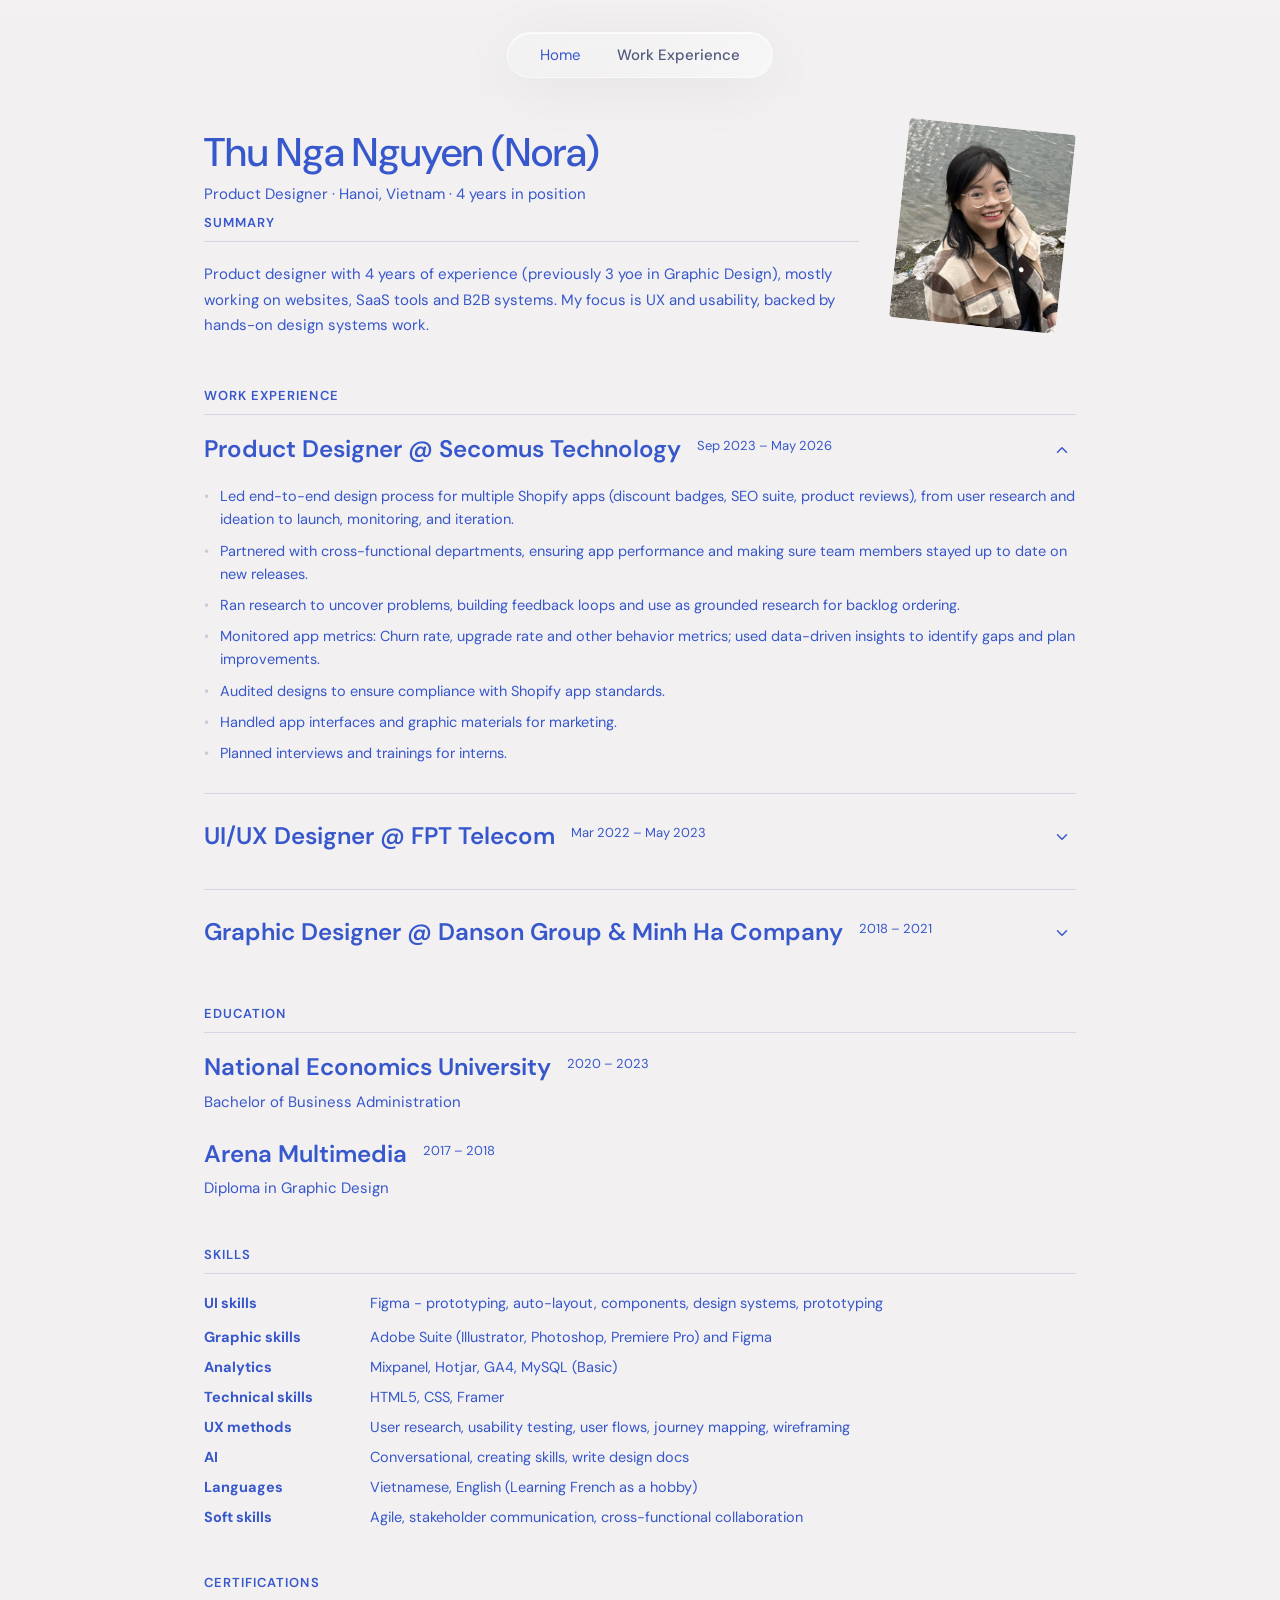
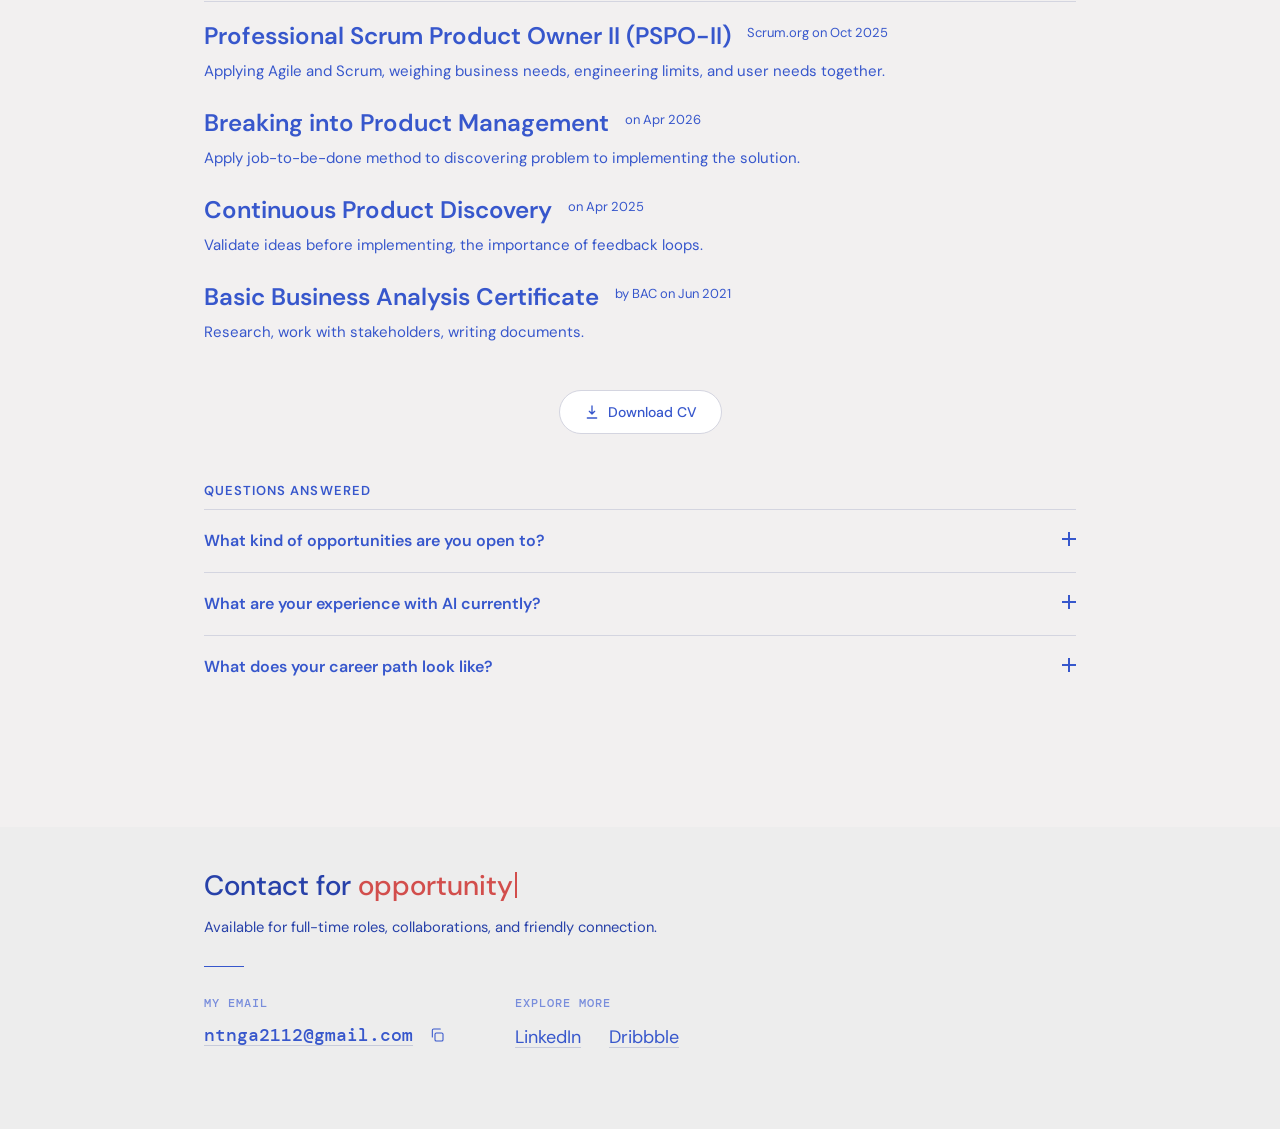
<file: work-exp.html>
<!DOCTYPE html>
<html lang="en">
<head>
  <meta charset="UTF-8" />
  <meta name="viewport" content="width=device-width, initial-scale=1.0" />
  <title>Work Experience — Nora Nguyen</title>
  <link rel="preconnect" href="https://fonts.googleapis.com" />
  <link rel="preconnect" href="https://fonts.gstatic.com" crossorigin />
  <link href="https://fonts.googleapis.com/css2?family=DM+Mono:wght@400;500&family=DM+Sans:wght@400;500;600&family=La+Belle+Aurore&family=Lora:ital,wght@0,400;0,600;1,400&display=swap" rel="stylesheet" />
  <link rel="stylesheet" href="CSS/main.css" />
  <style>
    body.page-work-exp {
      display: flex;
      flex-direction: column;
      align-items: center;
      padding: 32px 0 0;
    }

    body.page-work-exp nav {
      position: sticky;
      top: 24px;
      z-index: var(--z-nav);
    }

    body.page-work-exp .resume-main {
      width: 100%;
      flex: 1 0 auto;
    }

    body.page-work-exp .footer-inner {
      max-width: 920px;
      padding: 0 24px;
    }

    .resume-main {
      max-width: 920px;
      margin: 0 auto;
      padding: 48px 24px 100px;
    }

    .resume-header h1 {
      font-family: var(--font-heading);
      font-size: 40px;
      font-weight: 500;
      color: var(--accent);
      margin-bottom: 6px;
    }

    /* Intro: name, role and summary on the left, tilted photo far right */
    .resume-intro {
      display: grid;
      grid-template-columns: minmax(0, 1fr) auto;
      column-gap: 40px;
      align-items: start;
    }

    .resume-header-photo {
      grid-column: 2;
      grid-row: 1;
      height: 200px;
      width: auto;
      border-radius: 4px;
      object-fit: cover;
      display: block;
      /* the 6deg tilt pushes the corner out ~10px; pull it back to the edge */
      margin-right: 10px;
      transform: rotate(6deg);
      transform-origin: center;
    }

    @media (max-width: 640px) {
      .resume-intro {
        grid-template-columns: minmax(0, 1fr);
      }
      .resume-header-photo {
        grid-column: 1;
        grid-row: 1;
        height: 160px;
        margin-right: 0;
        margin-bottom: 20px;
        transform: rotate(4deg);
        transform-origin: left center;
      }
      .resume-intro-text {
        grid-row: 2;
      }
    }

    .resume-role {
      font-size: 15px;
      color: var(--accent);
      margin-bottom: 10px;
    }

    .resume-contact {
      font-size: 14px;
      color: var(--accent);
      display: flex;
      flex-wrap: wrap;
      align-items: center;
      gap: 8px;
      margin-bottom: 48px;
    }

    .resume-contact a {
      color: var(--accent);
      text-decoration: none;
    }

    .resume-contact a:hover {
      text-decoration: underline;
    }

    .status-dot {
      display: inline-block;
      width: 7px;
      height: 7px;
      border-radius: 50%;
      background: #2fb35c;
    }

    .resume-section {
      margin-bottom: 48px;
    }

    .resume-section h2 {
      font-family: var(--font-heading);
      font-size: 13px;
      font-weight: 600;
      letter-spacing: 0.08em;
      text-transform: uppercase;
      color: var(--accent);
      margin-bottom: 20px;
      padding-bottom: 10px;
      border-bottom: 1px solid var(--border);
    }

    .resume-section > p {
      font-size: 15px;
      line-height: 1.7;
      color: var(--accent);
    }

    .resume-entry {
      display: grid;
      grid-template-columns: auto 1fr auto;
      column-gap: 16px;
      align-items: start;
      margin-bottom: 28px;
    }

    .resume-entry:last-child {
      margin-bottom: 0;
    }

    .resume-entry-date {
      grid-column: 2;
      grid-row: 1;
      font-family: var(--font-body);
      font-size: 13px;
      color: var(--accent);
      white-space: nowrap;
      text-align: left;
      line-height: 1.2;
      /* lines the date's cap-top up with the 24px title's cap-top */
      padding-top: 3px;
    }

    /* Body's children join the entry grid: title + date share row 1,
       everything else spans the full width underneath. */
    .resume-entry-body {
      display: contents;
    }

    .resume-entry-body > * {
      grid-column: 1 / -1;
    }

    .resume-entry-body h3 {
      grid-column: 1;
      grid-row: 1;
      font-size: 24px;
      line-height: 1.2;
      font-weight: 600;
      color: var(--accent);
      margin-bottom: 10px;
    }

    .resume-entry-body p {
      font-size: 15px;
      color: var(--accent);
    }

    .resume-entry-body ul {
      list-style: none;
      display: flex;
      flex-direction: column;
      gap: 8px;
    }

    .resume-entry-body li {
      font-size: 14.5px;
      line-height: 1.6;
      color: var(--accent);
      padding-left: 16px;
      position: relative;
    }

    .resume-entry-body li::before {
      content: "•";
      position: absolute;
      left: 0;
      color: var(--border-card);
    }

    .skills-list {
      display: flex;
      flex-direction: column;
      gap: 12px;
    }

    .skills-list div {
      display: grid;
      grid-template-columns: 150px 1fr;
      gap: 16px;
      font-size: 14.5px;
    }

    .skills-list dt {
      color: var(--accent);
      font-weight: 700;
    }

    .skills-list dd {
      color: var(--accent);
    }

    .cert-list,
    .lang-list {
      list-style: none;
      display: flex;
      flex-direction: column;
      gap: 16px;
    }

    .cert-list li,
    .lang-list li {
      font-size: 14.5px;
      line-height: 1.6;
      color: var(--accent);
      position: relative;
    }

    .lang-list li {
      padding-left: 16px;
    }

    .lang-list li::before {
      content: "•";
      position: absolute;
      left: 0;
      color: var(--border-card);
    }

    .cert-caption {
      display: block;
      font-size: 14px;
      color: var(--accent);
      margin-top: 8px;
    }

    @media (max-width: 560px) {
      .resume-entry,
      .skills-list div {
        grid-template-columns: 1fr;
        gap: 4px;
      }
      .resume-entry { grid-template-columns: 1fr auto; }
      .resume-entry-body .resume-expand-btn { grid-column: 2; }
      .resume-entry-body h3,
      .resume-entry-date { grid-column: 1; }
      .resume-entry-date { grid-row: 2; padding-top: 0; }
    }

    /* Chevron at the end of the title row */
    .resume-entry-body .resume-expand-btn {
      grid-column: 3;
      grid-row: 1;
      display: inline-flex;
      align-items: center;
      justify-content: center;
      width: 28px;
      height: 28px;
      margin-top: 1px;
      color: var(--accent);
      background: none;
      border: none;
      border-radius: 999px;
      padding: 0;
      cursor: pointer;
    }

    .resume-expand-btn svg {
      width: 18px;
      height: 18px;
      flex-shrink: 0;
      transition: transform 0.2s ease;
    }

    .resume-expand-btn[aria-expanded="true"] svg {
      transform: rotate(180deg);
    }

    .resume-expand-btn:focus-visible {
      outline: 2px solid var(--accent);
      outline-offset: 2px;
    }

    .resume-entry[data-expandable] h3,
    .resume-entry[data-expandable] .resume-entry-date {
      cursor: pointer;
    }

    .resume-entry-detail {
      overflow: hidden;
      max-height: 0;
      transition: max-height 0.25s ease;
    }

    .resume-entry-detail.is-open {
      max-height: 1000px;
    }

    .resume-entry-detail ul {
      padding-top: 12px;
    }

    .resume-entry-divider {
      border: none;
      border-top: 1px solid var(--border);
      margin: 0 0 28px;
    }

    .resume-download-wrap {
      display: flex;
      justify-content: center;
      margin-top: 8px;
      margin-bottom: 48px;
    }

    .resume-download-btn {
      display: inline-flex;
      align-items: center;
      gap: 8px;
      font-family: var(--font-body);
      font-size: 14px;
      font-weight: 500;
      color: var(--accent);
      background: #fff;
      border: 1px solid var(--border);
      padding: 12px 24px;
      border-radius: 999px;
      text-decoration: none;
      transition: background 0.2s ease, color 0.2s ease, border-color 0.2s ease;
    }

    .resume-download-btn svg {
      width: 16px;
      height: 16px;
      flex-shrink: 0;
    }

    .resume-download-btn:hover {
      background: var(--accent);
      color: #fff;
      border-color: var(--accent);
    }

    /* ── Questions answered (FAQ) ── */
    .faq-list {
      display: flex;
      flex-direction: column;
      gap: 20px;
    }

    .faq-item {
      padding-bottom: 20px;
      border-bottom: 1px solid var(--border);
    }

    .faq-item:last-child {
      border-bottom: none;
      padding-bottom: 0;
    }

    .faq-question {
      display: flex;
      flex-wrap: wrap;
      align-items: baseline;
      justify-content: space-between;
      gap: 8px;
      cursor: pointer;
      list-style: none;
    }

    .faq-question::-webkit-details-marker {
      display: none;
    }

    .faq-title {
      font-size: 16px;
      font-weight: 600;
      color: var(--accent);
      line-height: 1.4;
    }

    .faq-icon {
      position: relative;
      width: 14px;
      height: 14px;
      flex-shrink: 0;
    }

    .faq-icon::before,
    .faq-icon::after {
      content: "";
      position: absolute;
      top: 50%;
      left: 50%;
      background: var(--accent);
      transform: translate(-50%, -50%);
      transition: transform 0.25s ease, opacity 0.25s ease;
    }

    .faq-icon::before {
      width: 14px;
      height: 2px;
    }

    .faq-icon::after {
      width: 2px;
      height: 14px;
    }

    .faq-item[open] .faq-icon::after {
      transform: translate(-50%, -50%) rotate(90deg);
      opacity: 0;
    }

    .faq-answer {
      padding-top: 12px;
    }

    .faq-answer p {
      font-size: 14.5px;
      color: var(--accent);
      line-height: 1.6;
      margin: 0;
    }

    @media (max-width: 560px) {
      .faq-question {
        flex-direction: column;
        align-items: flex-start;
        gap: 4px;
      }
    }
  </style>
</head>
<body id="top" class="page-work-exp">

  <nav aria-label="Site navigation">
    <a href="index.html">Home</a>
    <a href="work-exp.html" class="active">Work Experience</a>
  </nav>

  <main class="resume-main" aria-label="Work experience">

    <div class="resume-intro">
      <img src="Elements/pic2.jpg" alt="Thu Nga Nguyen (Nora)" class="resume-header-photo" />
      <div class="resume-intro-text">
      <header class="resume-header">
        <h1>Thu Nga Nguyen (Nora)</h1>
        <p class="resume-role">Product Designer · Hanoi, Vietnam · 4 years in position</p>
      </header>

      <section class="resume-section" aria-labelledby="summary-heading">
        <h2 id="summary-heading">Summary</h2>
        <p>Product designer with 4 years of experience (previously 3 yoe in Graphic Design), mostly working on websites, SaaS tools and B2B systems. My focus is UX and usability, backed by hands-on design systems work. </p>
      </section>
      </div>
    </div>

    <section class="resume-section" aria-labelledby="experience-heading">
      <h2 id="experience-heading">Work Experience</h2>

      <article class="resume-entry" data-expandable data-pinned="true">
        <div class="resume-entry-date">Sep 2023 – May 2026</div>
        <div class="resume-entry-body">
          <h3>Product Designer @ Secomus Technology</h3>
          <button type="button" class="resume-expand-btn" aria-expanded="true" aria-controls="detail-1" aria-label="Show details" data-expand-toggle>
            <svg viewBox="0 0 24 24" fill="none" aria-hidden="true"><path d="M6 9L12 15L18 9" stroke="currentColor" stroke-width="2" stroke-linecap="round" stroke-linejoin="round"/></svg>
          </button>
          <div class="resume-entry-detail is-open" id="detail-1">
            <ul>
              <li>Led end-to-end design process for multiple Shopify apps (discount badges, SEO suite, product reviews), from user research and ideation to launch, monitoring, and iteration.</li>
              <li>Partnered with cross-functional departments, ensuring app performance and making sure team members stayed up to date on new releases.</li>
              <li>Ran research to uncover problems, building feedback loops and use as grounded research for backlog ordering.</li>
              <li>Monitored app metrics: Churn rate, upgrade rate and other behavior metrics; used data-driven insights to identify gaps and plan improvements. </li>
              <li>Audited designs to ensure compliance with Shopify app standards.</li>
              <li>Handled app interfaces and graphic materials for marketing.</li>
              <li>Planned interviews and trainings for interns.</li>
            </ul>
          </div>
        </div>
      </article>

      <hr class="resume-entry-divider" />

      <article class="resume-entry" data-expandable>
        <div class="resume-entry-date">Mar 2022 – May 2023</div>
        <div class="resume-entry-body">
          <h3>UI/UX Designer @ FPT Telecom</h3>
          <button type="button" class="resume-expand-btn" aria-expanded="false" aria-controls="detail-2" aria-label="Show details" data-expand-toggle>
            <svg viewBox="0 0 24 24" fill="none" aria-hidden="true"><path d="M6 9L12 15L18 9" stroke="currentColor" stroke-width="2" stroke-linecap="round" stroke-linejoin="round"/></svg>
          </button>
          <div class="resume-entry-detail" id="detail-2">
            <ul>
              <li>Collaborated with design and BA teams to develop UI solutions for a customer management application.</li>
              <li>Conducted internal usability testing sessions to surface interaction issues.</li>
            </ul>
          </div>
        </div>
      </article>

      <hr class="resume-entry-divider" />

      <article class="resume-entry" data-expandable>
        <div class="resume-entry-date">2018 – 2021</div>
        <div class="resume-entry-body">
          <h3>Graphic Designer @ Danson Group &amp; Minh Ha Company</h3>
          <button type="button" class="resume-expand-btn" aria-expanded="false" aria-controls="detail-3" aria-label="Show details" data-expand-toggle>
            <svg viewBox="0 0 24 24" fill="none" aria-hidden="true"><path d="M6 9L12 15L18 9" stroke="currentColor" stroke-width="2" stroke-linecap="round" stroke-linejoin="round"/></svg>
          </button>
          <div class="resume-entry-detail" id="detail-3">
            <ul>
              <li>Designed product packaging for company brands.</li>
              <li>Produced marketing publications, posters, and banners aligned to brand guidelines.</li>
            </ul>
          </div>
        </div>
      </article>
    </section>

    <section class="resume-section" aria-labelledby="education-heading">
      <h2 id="education-heading">Education</h2>

      <article class="resume-entry">
        <div class="resume-entry-date">2020 – 2023</div>
        <div class="resume-entry-body">
          <h3>National Economics University</h3>
          <p>Bachelor of Business Administration</p>
        </div>
      </article>

      <article class="resume-entry">
        <div class="resume-entry-date">2017 – 2018</div>
        <div class="resume-entry-body">
          <h3>Arena Multimedia</h3>
          <p>Diploma in Graphic Design</p>
        </div>
      </article>
    </section>

    <section class="resume-section" aria-labelledby="skills-heading">
      <h2 id="skills-heading">Skills</h2>
      <dl class="skills-list">
        <div>
          <dt>UI skills</dt>
          <dd>Figma - prototyping, auto-layout, components, design systems, prototyping</dd>
          <dt>Graphic skills</dt>
          <dd>Adobe Suite (Illustrator, Photoshop, Premiere Pro) and Figma</dd>
        </div>
        <div>
          <dt>Analytics</dt>
          <dd>Mixpanel, Hotjar, GA4, MySQL (Basic)</dd>
        </div>
        <div>
          <dt>Technical skills</dt>
          <dd>HTML5, CSS, Framer</dd>
        </div>
        <div>
          <dt>UX methods</dt>
          <dd>User research, usability testing, user flows, journey mapping, wireframing </dd>
        </div>
        <div>
          <dt>AI</dt>
          <dd>Conversational, creating skills, write design docs</dd>
        </div>        
        <div>
          <dt>Languages</dt>
          <dd>Vietnamese, English (Learning French as a hobby)</dd>
        </div>
        <div>
          <dt>Soft skills</dt>
          <dd>Agile, stakeholder communication, cross-functional collaboration</dd>
        </div>        
      </dl>
    </section>

    <section class="resume-section" aria-labelledby="certifications-heading">
      <h2 id="certifications-heading">Certifications</h2>
      <article class="resume-entry">
        <div class="resume-entry-date">Scrum.org on Oct 2025</div>
        <div class="resume-entry-body">
          <h3>Professional Scrum Product Owner II (PSPO-II)</h3>
          <p>Applying Agile and Scrum, weighing business needs, engineering limits, and user needs together.</p>
        </div>
      </article>

      <article class="resume-entry">
        <div class="resume-entry-date">on Apr 2026</div>
        <div class="resume-entry-body">
          <h3>Breaking into Product Management</h3>
          <p>Apply job-to-be-done method to discovering problem to implementing the solution.</p>
        </div>
      </article>

      <article class="resume-entry">
        <div class="resume-entry-date">on Apr 2025</div>
        <div class="resume-entry-body">
          <h3>Continuous Product Discovery</h3>
          <p>Validate ideas before implementing, the importance of feedback loops.</p>
        </div>
      </article>

      <article class="resume-entry">
        <div class="resume-entry-date">by BAC on Jun 2021</div>
        <div class="resume-entry-body">
          <h3>Basic Business Analysis Certificate</h3>
          <p>Research, work with stakeholders, writing documents.</p>
        </div>
      </article>
    </section>

    <div class="resume-download-wrap">
      <a class="resume-download-btn" href="Elements/NgaNguyen_CV_ProductDesigner.pdf" download="NgaNguyen_CV_ProductDesigner.pdf">
        <svg viewBox="0 0 24 24" fill="none" aria-hidden="true"><path d="M12 3v12m0 0l-4-4m4 4l4-4M5 21h14" stroke="currentColor" stroke-width="2" stroke-linecap="round" stroke-linejoin="round"/></svg>
        Download CV
      </a>
    </div>

    <section class="resume-section" aria-labelledby="faq-heading">
      <h2 id="faq-heading">Questions answered</h2>
      <div class="faq-list">
        <details class="faq-item" name="faq">
          <summary class="faq-question">
            <span class="faq-title">What kind of opportunities are you open to?</span>
            <span class="faq-icon" aria-hidden="true"></span>
          </summary>
          <div class="faq-answer">
            <p>I am open to full-time roles based in Hanoi, or remote jobs.</p>
          </div>
        </details>

        <details class="faq-item" name="faq">
          <summary class="faq-question">
            <span class="faq-title">What are your experience with AI currently?</span>
            <span class="faq-icon" aria-hidden="true"></span>
          </summary>
          <div class="faq-answer">
            <p>I've experienced from conversational ask/answer to manage the knowledge base of a full project, I am on my way to learn how to master AI agent to accelerate my design process. </br>I use AI specific for these aspects in my life: </br>- Supporting design works: Generating stock images, creating apps for tiny tasks, giving design ideas... </br>- Managing documents: Creating and managing features and designs documents. </br>- Self-education: Learning languages, especially in tech languages.</br>- And this portfolio would not be accomplished without the help of my friend Claude.</p>
          </div>
        </details>

        <details class="faq-item" name="faq">
          <summary class="faq-question">
            <span class="faq-title">What does your career path look like?</span>
            <span class="faq-icon" aria-hidden="true"></span>
          </summary>
          <div class="faq-answer">
            <p>I care about impact, not just polish. I don't want to create a beautiful app less opened or a banner that gets praised for a week and forgotten. I want to make people's lives a little easier with my product, that's why I go beyond design into business analysis and testing, and work closely with product teams to learn the results, and do it again. Long term, I want to keep building useful products as a designer, then take on the frontend side myself, so I can carry an idea from design all the way to working code.</p>
          </div>
        </details>
      </div>
    </section>

  </main>

  <site-footer></site-footer>

  <script src="js/footer.js" defer></script>
  <script>
    // Expandable resume entries.
    // - Hover (mouse only) opens an entry; leaving closes it.
    // - Click pins it open so it stays when the mouse leaves.
    // - Click again closes it, even while the mouse is still over it
    //   (it will not re-open until the mouse leaves and comes back).
    document.querySelectorAll('.resume-entry[data-expandable]').forEach(function (entry) {
      var btn = entry.querySelector('[data-expand-toggle]');
      var detail = document.getElementById(btn.getAttribute('aria-controls'));
      var pinned = entry.hasAttribute('data-pinned');
      var hovered = false;
      var suppressHover = false;

      function render() {
        var open = pinned || (hovered && !suppressHover);
        detail.classList.toggle('is-open', open);
        btn.setAttribute('aria-expanded', open ? 'true' : 'false');
        btn.setAttribute('aria-label', open ? 'Hide details' : 'Show details');
      }

      entry.addEventListener('pointerenter', function (e) {
        if (e.pointerType !== 'mouse') return;
        hovered = true;
        render();
      });
      entry.addEventListener('pointerleave', function (e) {
        if (e.pointerType !== 'mouse') return;
        hovered = false;
        suppressHover = false;
        render();
      });
      entry.addEventListener('click', function (e) {
        if (!e.target.closest('h3, .resume-entry-date, [data-expand-toggle]')) return;
        if (pinned) {
          pinned = false;
          suppressHover = true;
        } else {
          pinned = true;
        }
        render();
      });

      render();
    });
  </script>

</body>
</html>
</file>
<file: CSS/main.css>
/* ============================================================
   main.css — shared styles for all pages.
   ============================================================ */

/* ── Design tokens ── */
:root {
  --accent:        #3757CC;
  --accent-dark:   #515A7E;
  --ink:           #2741A9;  /* same blue family as --accent, deeper — headings/body text */
  --border:        #D4D5E0;
  --border-card:   #C7CBDA;
  --bg:            #F2F0F0;
  --surface:       #fff;
  --accent-subtle: #F0F3FF;

  /* Semantic z-index scale */
  --z-edge-fade: 50;   /* top-edge fade: above content, below sidebar/nav */
  --z-nav:    100;
  --z-cursor: 200;

  --edge-fade-height: 100px;

  /* Font stacks */
  --font-heading:   'DM Sans', -apple-system, BlinkMacSystemFont, 'Helvetica Neue', sans-serif;
  --font-body:      'DM Sans', -apple-system, BlinkMacSystemFont, 'Helvetica Neue', sans-serif;
  --font-signature: 'La Belle Aurore', cursive;
  --font-quote:     'Lora', Georgia, 'Times New Roman', serif;
}

/* ── Reset ── */
*,
*::before,
*::after {
  margin: 0;
  padding: 0;
  box-sizing: border-box;
}

/* ── Body ── */
body {
  background-color: var(--bg);
  font-family: var(--font-body);
  font-optical-sizing: auto;
  color: var(--ink);
  min-height: 100vh;
}

/* ── Focus visible (global) ── */
:focus-visible {
  outline: 2px solid var(--accent);
  outline-offset: 3px;
  border-radius: 4px;
}

/* ── Nav (shared glass pill) ── */
nav {
  background:
    linear-gradient(-45deg, rgba(255,255,255,0.34) 0%, rgba(255,255,255,0) 60%),
    rgba(251, 251, 251, 0.2);
  backdrop-filter: blur(21px) saturate(1.43);
  -webkit-backdrop-filter: blur(21px) saturate(1.43);
  border: 1px solid rgba(255, 255, 255, 0.55);
  border-radius: 999px;
  padding: 12px 32px;
  display: flex;
  font-family: var(--font-body);
  align-items: center;
  gap: 36px;
  box-shadow: 0 8px 65px rgba(0,0,0,0.06), inset 0 1px 0 rgba(255,255,255,0.85);
}

nav a {
  text-decoration: none;
  font-size: 15px;
  color: var(--accent);
  font-weight: 400;
  display: flex;
  align-items: center;
  gap: 6px;
  transition: color 0.2s ease;
}

nav a:hover {
  font-weight: 500;
}

nav a.active {
  color: var(--accent-dark);
  font-weight: 500;
}

/* ── Section label ── */
.section-label {
  font-size: 10px;
  font-weight: 600;
  letter-spacing: 0.1em;
  text-transform: uppercase;
  color: var(--ink);
  margin-bottom: 14px;
}

/* ── Shared headings ── */
.section-heading {
  font-family: var(--font-heading);
  font-size: clamp(1.4rem, 2.5vw + 0.5rem, 2rem);
  font-weight: 400;
  color: var(--ink);
  letter-spacing: -0.01em;
  line-height: 1.15;
  text-wrap: balance;
}

/* ── Shared body text ── */
.section-body {
  font-size: 15px;
  color: var(--ink);
  line-height: 1.8;
  max-width: 600px;
  text-wrap: pretty;
}

.section-body p + p { margin-top: 14px; }
.section-body strong { color: var(--ink); font-weight: 500; }

site-footer {
  display: block;
  width: 100%;
}

.site-footer {
  display: block;
  width: 100%;
  margin: 0;
  padding: 40px 0;
  background: #EDEDED;
  text-align: left;
}

.footer-inner {
  max-width: 920px;
  margin: 0 auto;
  padding: 0;
}

@media (max-width: 768px) {
  .footer-inner {
    padding: 0 24px;
  }
}

.footer-heading {
  font-family: var(--font-heading);
  font-size: 28px;
  font-weight: 500;
  color: var(--ink);
  margin-bottom: 12px;
}

.footer-type {
  display: inline-block;
  vertical-align: top;
  color: #D24E4C;
}

.footer-type-text {
  display: inline-block;
}

.footer-type-cursor {
  display: inline-block;
  width: 2px;
  height: 0.9em;
  margin-left: 2px;
  background: currentColor;
  vertical-align: -0.1em;
  animation: footer-type-blink 0.9s step-end infinite;
}

@keyframes footer-type-blink {
  0%, 49% { opacity: 1; }
  50%, 100% { opacity: 0; }
}

@media (prefers-reduced-motion: reduce) {
  .footer-type-cursor {
    animation: none;
  }
}

.footer-desc {
  font-family: var(--font-body);
  font-size: 11pt;
  line-height: 1.5;
  color: var(--ink);
  margin-bottom: 28px;
  max-width: 520px;
}

.footer-divider {
  width: 40px;
  height: 1px;
  background: var(--accent);
  margin-bottom: 28px;
}

.footer-contact-row {
  display: flex;
  flex-wrap: wrap;
  align-items: flex-start;
  column-gap: 64px;
  row-gap: 28px;
  margin-bottom: 40px;
}

.footer-email {
  display: inline-flex;
  align-items: center;
  gap: 10px;
}

.footer-email-link {
  font-family: 'DM Mono', monospace;
  font-size: 18px;
  font-weight: 500;
  color: var(--accent);
  text-decoration: underline;
  text-underline-offset: 4px;
  text-decoration-color: var(--border-card);
}

.footer-copy-btn {
  display: inline-grid;
  grid-template-areas: "stack";
  align-items: center;
  justify-content: center;
  width: 28px;
  height: 28px;
  padding: 0;
  background: none;
  border: none;
  color: var(--accent);
  cursor: pointer;
  overflow: hidden;
  white-space: nowrap;
  transition: color 0.35s ease, width 0.35s ease;
  font-family: 'DM Mono', monospace;
  font-size: 13px;
  font-weight: 500;
}

.footer-copy-icon,
.footer-copy-done {
  grid-area: stack;
  display: inline-flex;
  align-items: center;
  justify-content: center;
  width: 100%;
  gap: 6px;
  transition: opacity 0.3s ease, transform 0.3s ease;
}

.footer-copy-btn svg {
  width: 16px;
  height: 16px;
  flex-shrink: 0;
}

.footer-copy-icon {
  opacity: 1;
  transform: scale(1);
  color: var(--accent);
}

.footer-copy-done {
  opacity: 0;
  transform: scale(0.85);
  color: #4ADE80;
  white-space: nowrap;
  pointer-events: none;
}

.footer-copy-btn.is-copied {
  width: 82px;
  color: #4ADE80;
}

.footer-copy-btn.is-copied:hover {
  color: #4ADE80;
}

.footer-copy-btn.is-copied .footer-copy-icon {
  opacity: 0;
  transform: scale(0.85);
  pointer-events: none;
}

.footer-copy-btn.is-copied .footer-copy-done {
  opacity: 1;
  transform: scale(1);
  transition-delay: 0.1s;
  pointer-events: auto;
}

.footer-explore {
  margin-bottom: 0;
}

.footer-label {
  display: block;
  font-family: 'DM Mono', monospace;
  font-size: 12px;
  font-weight: 500;
  letter-spacing: 0.08em;
  text-transform: uppercase;
  color: #788DDC;
  margin-bottom: 10px;
}

.footer-links {
  display: flex;
  flex-wrap: wrap;
  align-items: flex-end;
  height: 28px;
  gap: 28px;
  background: none;
  backdrop-filter: none;
  -webkit-backdrop-filter: none;
  border: none;
  border-radius: 0;
  padding: 0;
  box-shadow: none;
}

.footer-links a {
  font-family: var(--font-body);
  font-size: 18px;
  color: var(--accent);
  text-decoration: underline;
  text-underline-offset: 4px;
  text-decoration-color: var(--border-card);
}

@media (max-width: 640px) {
  .site-footer {
    padding-top: 48px;
    padding-bottom: 40px;
  }
}

/* ── Blockquote ── */
blockquote {
  border-left: 2px solid var(--border);
  margin: 18px 0;
  padding: 10px 18px;
  font-family: var(--font-quote);
  font-style: italic;
  font-size: 15px;
  color: var(--accent);
  line-height: 1.65;
}

/* ── Shared image ── */
.section-image {
  width: 100%;
  border-radius: 14px;
  margin-top: 32px;
  display: block;
  box-shadow: 0 2px 20px rgba(0,0,0,0.08);
  cursor: zoom-in;
}

/* ── Image lightbox ── */
.lightbox-overlay {
  position: fixed;
  inset: 0;
  z-index: 1000;
  display: flex;
  align-items: center;
  justify-content: center;
  padding: 40px;
  background: rgba(20, 20, 30, 0.85);
  opacity: 0;
  visibility: hidden;
  transition: opacity 0.2s ease;
}

.lightbox-overlay.active {
  opacity: 1;
  visibility: visible;
}

.lightbox-overlay img {
  max-width: 100%;
  max-height: 100%;
  border-radius: 8px;
  box-shadow: 0 8px 40px rgba(0,0,0,0.4);
  cursor: zoom-out;
}

.lightbox-close {
  position: fixed;
  top: 24px;
  right: 28px;
  width: 40px;
  height: 40px;
  display: flex;
  align-items: center;
  justify-content: center;
  border-radius: 50%;
  background: rgba(255,255,255,0.12);
  color: #fff;
  font-size: 20px;
  line-height: 1;
  cursor: pointer;
  border: none;
}

.lightbox-close:hover {
  background: rgba(255,255,255,0.22);
}

.image-figure {
  margin: 0;
}

.image-caption {
  margin-top: 10px;
  font-size: 13px;
  color: var(--ink);
  text-align: center;
}

/* ── Custom cursor badge (index.html) ── */
#cursor-badge {
  position: fixed;
  pointer-events: none;
  z-index: var(--z-cursor);
  background: var(--accent);
  color: #fff;
  font-size: 13px;
  font-weight: 500;
  padding: 8px 16px;
  border-radius: 999px;
  white-space: nowrap;
  transform: translate(-50%, -50%);
  opacity: 0;
  scale: 0.7;
  transition: opacity 0.2s ease, scale 0.2s ease;
}

#cursor-badge.visible {
  opacity: 1;
  scale: 1;
}

/* ── Method cards (ck-club.html) ── */
.method-list {
  display: flex;
  flex-direction: column;
  gap: 12px;
  margin-top: 28px;
}

.method-item {
  background: var(--surface);
  border-radius: 12px;
  padding: 14px 20px;
  box-shadow: 0 1px 6px rgba(0,0,0,0.04);
}

.method-name {
  font-family: var(--font-body);
  font-size: 15px;
  font-weight: 600;
  color: var(--ink);
  margin-bottom: 5px;
}

.method-desc {
  font-size: 13.5px;
  color: var(--ink);
  line-height: 1.6;
}

/* ── Findings (ck-club.html, lai.html) ── */
.finding-title {
  font-family: var(--font-body);
  font-size: 18px;
  font-weight: 600;
  color: var(--ink);
  margin-bottom: 12px;
  margin-top: 12px;
  letter-spacing: -0.01em;
}

/* ── Observation table (ck-club.html) ── */
.obs-table {
  width: 100%;
  border-collapse: collapse;
  margin-top: 32px;
  font-size: 13.5px;
}

.obs-table th {
  text-align: left;
  font-size: 10px;
  font-weight: 600;
  letter-spacing: 0.1em;
  text-transform: uppercase;
  color: var(--ink);
  padding: 10px 16px;
  border-bottom: 1px solid var(--border);
}

.obs-table td {
  padding: 13px 16px;
  color: var(--ink);
  border-bottom: 1px solid #E8E8F0;
}

.obs-table td:first-child {
  color: var(--ink);
  font-weight: 500;
}

/* ── Compare cards (Old design / New design, used in lai.html) ── */
.compare-cards {
  display: grid;
  grid-template-columns: 1fr 1fr;
  gap: 20px;
  margin-top: 24px;
}

.compare-card {
  border: 1px solid var(--border);
  border-radius: 10px;
  overflow: hidden;
  background: #fff;
}

.compare-card-header {
  padding: 14px 18px;
  font-size: 15px;
  font-weight: 700;
  background: #f7f7f9;
  color: var(--ink);
  border-bottom: 1px solid var(--border);
}

.compare-card-new {
  border-color: var(--accent);
}

.compare-card-new .compare-card-header {
  background: #eef3ff;
  color: var(--accent-dark);
}

.compare-list {
  list-style: none;
  margin: 0;
  padding: 0;
}

.compare-item {
  display: flex;
  align-items: flex-start;
  gap: 12px;
  padding: 13px 18px;
  font-size: 13.5px;
  line-height: 1.55;
  color: var(--ink);
  border-bottom: 1px solid #E8E8F0;
}

.compare-item:last-child {
  border-bottom: none;
}

.compare-icon {
  flex-shrink: 0;
  width: 18px;
  height: 18px;
  border-radius: 50%;
  display: flex;
  align-items: center;
  justify-content: center;
  margin-top: 1px;
}

.compare-icon-x {
  background: #fbdcdc;
  color: #d63c3c;
}

.compare-icon-check {
  background: #d9f2d9;
  color: #2f9e44;
}

@media (max-width: 640px) {
  .compare-cards {
    grid-template-columns: 1fr;
  }
}

/* ── Responsive ── */
@media (max-width: 768px) {
  #cursor-badge { display: none; }

  .meta-grid {
    grid-template-columns: repeat(3, 1fr) !important;
    gap: 16px;
  }
}

@media (max-width: 480px) {
  .meta-grid {
    grid-template-columns: repeat(2, 1fr) !important;
  }
}

/* ── Reduced motion ── */
@media (prefers-reduced-motion: reduce) {
  *,
  *::before,
  *::after {
    animation-duration: 0.01ms !important;
    animation-iteration-count: 1 !important;
    transition-duration: 0.01ms !important;
    scroll-behavior: auto !important;
  }
}

/* ============================================================
   Homepage
   ============================================================ */

body.page-home {
  position: relative;
  display: flex;
  flex-direction: column;
  align-items: center;
  padding: 32px 0 0;
}

body.page-home main {
  width: 100%;
  max-width: 920px;
  padding: 0 48px;
  flex: 1 0 auto;
}

/* Nav: sticky positioning (home page only) */
body.page-home nav {
  position: sticky;
  top: 24px;
  z-index: var(--z-nav);
  transition: padding 0.35s cubic-bezier(0.4, 0, 0.2, 1),
              gap 0.35s cubic-bezier(0.4, 0, 0.2, 1);
}

/* Hero */
body.page-home .hero {
  display: flex;
  flex-direction: column;
  align-items: center;
  margin-top: 52px;
  gap: 36px;
  width: 100%;
}

/* Card stack */
body.page-home .card-stack {
  position: relative;
  width: 312px;
  height: 240px;
  cursor: pointer;
  flex-shrink: 0;
}

body.page-home .card-stack:focus-visible {
  outline: none;
}

body.page-home .card {
  position: absolute;
  border-radius: 14px;
  transition: transform 0.5s cubic-bezier(0.16, 1, 0.3, 1),
              opacity 0.35s ease;
  transform-origin: center center;
}

/* Spring: stiffness 87.3, damping 14, mass 1 */
body.page-home .card-left,
body.page-home .card-right {
  transition:
    transform 857ms linear(
      0, 0.066, 0.214, 0.386, 0.555, 0.700, 0.814, 0.902,
      0.959, 0.997, 1.018, 1.026, 1.029, 1.027, 1.022,
      1.017, 1.012, 1.008, 1.004, 1.002, 1.001
    ),
    opacity 200ms ease;
}

body.page-home .card-left {
  width: 182px;
  height: 215px;
  background: #F6F9FF;
  box-shadow: 0 6px 24px rgba(0,0,0,0.08);
  left: 50%;
  top: 50%;
  transform: translate(calc(-50% - 9px), -50%) rotate(-8deg);
  z-index: 1;
  display: flex;
  flex-direction: column;
  padding: 16px 28px 16px 14px;
  overflow: hidden;
}

/* Inline SVG (in index.html) filled with currentColor, so it always
   renders and follows --ink. */
body.page-home .card-left-icon {
  display: block;
  width: 20px;
  height: 20px;
  margin-bottom: 10px;
  flex-shrink: 0;
  color: var(--ink);
}

body.page-home .card-left-header {
  font-family: var(--font-heading);
  font-size: 11pt;
  font-weight: 500;
  color: var(--ink);
  letter-spacing: -0.02em;
  margin-bottom: 8px;
}

body.page-home .card-left-list {
  list-style: disc;
  padding-left: 14px;
  display: flex;
  flex-direction: column;
  gap: 6px;
}

body.page-home .card-left-list li {
  font-family: var(--font-heading);
  font-size: 9pt;
  color: var(--ink);
  letter-spacing: -0.02em;
  line-height: 1.35;
}

body.page-home .card-left-list li::marker {
  color: var(--ink);
}

body.page-home .card-right {
  width: 139px;
  height: 186px;
  background: var(--accent);
  border-radius: 8px;
  box-shadow: 0 6px 24px rgba(55, 87, 204, 0.28);
  color: #fff;
  padding: 16px 14px;
  display: flex;
  flex-direction: column;
  gap: 10px;
  left: 50%;
  top: 50%;
  transform: translate(calc(-50% + 26px), -50%) rotate(8deg);
  z-index: 1;
}

body.page-home .card-right .cake-svg {
  width: 25px;
  height: 25px;
  flex-shrink: 0;
}

body.page-home .card-right p {
  font-family: var(--font-heading);
  font-size: 12px;
  line-height: 1.6;
  font-weight: 400;
  color: rgba(255,255,255,0.92);
}

body.page-home .card-center {
  width: 176px;
  background: #fff;
  box-shadow: 0 10px 36px rgba(0,0,0,0.14);
  padding: 9px 9px 18px 9px;
  left: 50%;
  top: 50%;
  transform: translate(-50%, -50%) rotate(-3deg);
  z-index: 3;
}

body.page-home .card-center .photo {
  width: 100%;
  aspect-ratio: 1 / 1.08;
  border-radius: 6px;
  overflow: hidden;
}

body.page-home #nora-portrait {
  width: 100%;
  height: 100%;
  object-fit: cover;
  object-position: center top;
  display: block;
}

body.page-home .card-center .label {
  font-family: 'La Belle Aurore', cursive;
  font-size: 21px;
  line-height: 21px;
  color: var(--ink);
  text-align: center;
  margin-top: 21px;
  letter-spacing: 0.3px;
}

/* Fan-out on hover or keyboard focus */
body.page-home .card-stack:hover .card-left,
body.page-home .card-stack:focus-visible .card-left {
  transform: translate(calc(-50% - 157px), -50%) rotate(-13deg);
}

body.page-home .card-stack:hover .card-right,
body.page-home .card-stack:focus-visible .card-right {
  transform: translate(calc(-50% + 152px), -50%) rotate(10deg);
}

body.page-home .card-stack:hover .card-center,
body.page-home .card-stack:focus-visible .card-center {
  transform: translate(-50%, -50%) rotate(0deg);
}

/* Text block */
body.page-home .text-block {
  text-align: center;
  width: 100%;
}

body.page-home .text-block h1 {
  font-family: var(--font-body);
  font-size: 24pt;
  font-weight: 400;
  line-height: 1.5;
  color: var(--ink);
  letter-spacing: -0.06em;
  max-width: 612px;
  margin-inline: auto;
  margin-bottom: 20px;
  text-wrap: balance;
}

body.page-home .text-block h1 span {
  color: var(--ink);
  font-weight: 500;
}

body.page-home .text-block h1 .hero-icon {
  width: 0.8em;
  height: 0.8em;
  vertical-align: -0.08em;
  margin-right: 0.12em;
}

/* Blinking typing cursor after the last word */
body.page-home .typing-cursor {
  display: inline-block;
  width: 3px;
  height: 0.85em;
  margin-left: 4px;
  background: var(--ink);
  vertical-align: text-bottom;
  animation: cursor-blink 1s step-end infinite;
}

@keyframes cursor-blink {
  0%, 49% { opacity: 1; }
  50%, 100% { opacity: 0; }
}

@media (prefers-reduced-motion: reduce) {
  body.page-home .typing-cursor {
    animation: none;
  }
}

/* Works section — full bleed */
body.page-home .works-section {
  width: 100vw;
  position: relative;
  margin-left: calc(-50vw + 50%);
  margin-top: 48px;
}

/* Home-specific section label — left aligned */
body.page-home .works-section .section-label {
  display: flex;
  align-items: center;
  gap: 8px;
  justify-content: flex-start;
  font-size: 11px;
}

/* Mobile */
@media (max-width: 640px) {
  body.page-home { padding: 20px 0; }
  body.page-home main { padding: 0 16px; }
  body.page-home .hero { margin-top: 32px; gap: 24px; align-items: center; }
  body.page-home .text-block { text-align: center; }
  body.page-home .text-block h1 { font-size: 18pt; }
  body.page-home .works-section { margin-top: 64px; }
}

/* Reduced motion for card stack */
@media (prefers-reduced-motion: reduce) {
  body.page-home .card,
  body.page-home .card-left,
  body.page-home .card-right,
  body.page-home .card-center {
    transition: none !important;
  }
}

/* ── Works section inner container ── */
body.page-home .works-inner {
  padding: 30px 0 30px;
  max-width: 920px;
  margin: 0 auto;
}

body.page-home .works-header {
  margin-bottom: 20px;
  text-align: left;
}

body.page-home .case-studies-heading {
  font-family: var(--font-heading);
  font-size: 16px;
  font-weight: 200;
  color: var(--ink);
  letter-spacing: -0.01em;
  line-height: 1.2;
}

body.page-home .case-studies-heading em {
  font-style: italic;
  color: var(--ink);
}

/* ── Works grid ── */
body.page-home .works-grid {
  display: grid;
  grid-template-columns: repeat(3, 1fr);
  gap: 20px;
}

/* ── Work card ── */
body.page-home .work-card {
  display: flex;
  flex-direction: column;
  background: rgba(255,255,255,0.8);
  border: 1px solid rgba(0,0,0,0.07);
  border-radius: 16px;
  overflow: hidden;
  text-decoration: none;
  color: inherit;
}

/* Appear animation (JS adds .is-visible). */
@keyframes work-card-rise {
  from { opacity: 0; transform: translateY(28px); }
  to   { opacity: 1; transform: none; }
}

@media (scripting: enabled) {
  body.page-home .work-card { opacity: 0; }

  body.page-home .work-card.is-visible {
    opacity: 1;
    animation: work-card-rise 0.7s cubic-bezier(0.16, 1, 0.3, 1) backwards;
  }

  /* Stagger across the 3 columns */
  body.page-home .work-card:nth-child(3n+2).is-visible { animation-delay: 0.1s; }
  body.page-home .work-card:nth-child(3n+3).is-visible { animation-delay: 0.2s; }
}

@media (max-width: 768px) {
  body.page-home .work-card.is-visible { animation-delay: 0s !important; }
}

@media (prefers-reduced-motion: reduce) {
  body.page-home .work-card.is-visible { animation: none; }
}

body.page-home .work-card[aria-disabled="true"] {
  opacity: 0.65;
  cursor: default;
}
    body.page-home .work-exp-list {
      display: flex;
      flex-direction: column;
      gap: 20px;
    }

    body.page-home .work-exp-item {
      display: flex;
      flex-wrap: wrap;
      align-items: baseline;
      justify-content: space-between;
      gap: 8px;
      padding-bottom: 20px;
      border-bottom: 1px solid var(--border);
    }

    body.page-home .work-exp-item:last-child {
      border-bottom: none;
      padding-bottom: 0;
    }

    body.page-home .work-exp-title {
      font-family: var(--font-heading);
      font-size: 18px;
      font-weight: 400;
      color: var(--ink);
      line-height: 1.35;
    }

    body.page-home .work-exp-date {
      font-family: var(--font-body);
      font-size: 13px;
      color: var(--accent);
      white-space: nowrap;
    }

    @media (max-width: 640px) {
      body.page-home .work-exp-item {
        flex-direction: column;
        align-items: flex-start;
        gap: 4px;
      }
    }

    body.page-home .work-exp-detail-btn {
      display: inline-flex;
      align-items: center;
      gap: 8px;
      font-family: var(--font-body);
      font-size: 14px;
      font-weight: 500;
      color: var(--accent);
      background: #fff;
      border: 1px solid var(--border);
      padding: 10px 20px;
      border-radius: 999px;
      text-decoration: none;
      margin-top: 32px;
      transition: background 0.2s ease, color 0.2s ease, border-color 0.2s ease;
    }

    body.page-home .work-exp-detail-btn:hover {
      background: var(--accent);
      color: #fff;
      border-color: var(--accent);
    }

body.page-home .work-card[aria-disabled="true"]:hover {
  transform: none;
  box-shadow: none;
}

body.page-home .work-card-img {
  width: 100%;
  flex-shrink: 0;
  aspect-ratio: 16 / 10;
  overflow: hidden;
  position: relative;
}

body.page-home .work-card-img img {
  width: 100%;
  height: 100%;
  object-fit: cover;
  display: block;
  transition: transform 0.45s cubic-bezier(0.16,1,0.3,1);
}

body.page-home .work-card:hover .work-card-img img {
  transform: scale(1.04);
}

body.page-home .work-card-body {
  flex: 1;
  padding: 18px 18px 20px;
  display: flex;
  flex-direction: column;
  justify-content: flex-start;
  gap: 10px;
}

body.page-home .work-card-tags {
  display: flex;
  flex-wrap: wrap;
  gap: 6px;
}

body.page-home .work-tag {
  font-size: 10px;
  font-weight: 500;
  letter-spacing: 0.07em;
  text-transform: uppercase;
  padding: 3px 10px;
  margin-top: 8px;
  border-radius: 999px;
}

body.page-home .work-tag-type {
  background: rgba(59, 124, 253, 0.06);
  color: var(--accent);
}

body.page-home .work-card-title {
  font-family: var(--font-heading);
  font-size: 18px;
  font-weight: 400;
  color: var(--ink);
  line-height: 1.35;
  transition: color 0.2s ease;
}

body.page-home .work-card-desc {
  font-size: 14px;
  color: var(--ink);
  line-height: 1.65;
}

@media (max-width: 768px) {
  body.page-home .works-inner { padding: 60px 24px 72px; }
  body.page-home .works-grid { grid-template-columns: 1fr; }
  body.page-home .work-card { flex-direction: column; }
  body.page-home .work-card-img { width: 100%; }
}

/* ── Side quest cards */
body.page-home .side-quest-grid {
  display: grid;
  grid-template-columns: repeat(2, 1fr);
  gap: 20px;
  margin-top: 20px;
}

body.page-home .side-quest-card {
  display: flex;
  flex-direction: column;
  background: rgba(255,255,255,0.8);
  border: 1px solid rgba(0,0,0,0.07);
  border-radius: 16px;
  overflow: hidden;
}

/* Appear animation: only when JS is on, so no-JS visitors still see cards. */
@media (scripting: enabled) {
  body.page-home .side-quest-card {
    opacity: 0;
    transform: translateY(28px);
    transition: opacity 0.7s cubic-bezier(0.16, 1, 0.3, 1),
                transform 0.7s cubic-bezier(0.16, 1, 0.3, 1);
  }

  body.page-home .side-quest-card.is-visible {
    opacity: 1;
    transform: none;
  }

  /* Stagger the right-hand card of each row slightly */
  body.page-home .side-quest-card:nth-child(even) {
    transition-delay: 0.12s;
  }
}

@media (prefers-reduced-motion: reduce) {
  body.page-home .side-quest-card {
    transform: none;
    transition: opacity 0.3s ease;
  }
}

body.page-home .side-quest-card-img {
  width: 100%;
  aspect-ratio: 16 / 10;
  overflow: hidden;
  position: relative;
}

body.page-home .side-quest-card-img video,
body.page-home .side-quest-card-img img {
  width: 100%;
  height: 100%;
  object-fit: cover;
  display: block;
}

/* Image cards wrap the img in a link; make the link fill the frame
   (it inherits inline-flex + align-self from the button style). */
body.page-home .side-quest-card-img > a {
  display: block;
  width: 100%;
  height: 100%;
  margin-top: 0;
}

body.page-home .side-quest-card-body {
  flex: 1;
  padding: 16px 18px 18px;
  display: flex;
  flex-direction: column;
  gap: 8px;
}

body.page-home .side-quest-card-behance-btn {
  display: inline-flex;
  align-items: center;
  gap: 6px;
  align-self: flex-start;
  margin-top: auto;
  font-family: var(--font-body);
  font-size: 13px;
  font-weight: 500;
  color: var(--accent);
  text-decoration: none;
  padding: 0;
}

body.page-home .side-quest-card-behance-btn [data-btn-label] {
  position: relative;
}

body.page-home .side-quest-card-behance-btn [data-btn-label]::after {
  content: "";
  position: absolute;
  left: 0;
  bottom: -2px;
  width: 100%;
  height: 1px;
  background: currentColor;
  transform: scaleX(0);
  transform-origin: left;
  transition: transform 0.25s ease;
}

body.page-home .side-quest-card-behance-btn:hover [data-btn-label]::after,
body.page-home .side-quest-card-behance-btn:focus-visible [data-btn-label]::after {
  transform: scaleX(1);
}

body.page-home .side-quest-card-behance-btn svg {
  width: 12px;
  height: 12px;
  flex-shrink: 0;
}

body.page-home .side-quest-card-meta {
  display: flex;
  align-items: center;
  justify-content: space-between;
  gap: 8px;
}

body.page-home .side-quest-card-name {
  display: flex;
  align-items: center;
  gap: 8px;
  font-family: var(--font-heading);
  font-size: 14px;
  font-weight: 500;
  color: var(--ink);
}

body.page-home .side-quest-card-year {
  font-size: 12px;
  color: var(--accent-dark);
}

body.page-home .side-quest-card-desc {
  font-size: 13px;
  color: var(--ink);
  line-height: 1.55;
  margin-bottom: 16px;
}

@media (max-width: 768px) {
  body.page-home .side-quest-grid {
    grid-template-columns: repeat(2, 1fr);
  }
}

@media (max-width: 480px) {
  body.page-home .side-quest-grid {
    grid-template-columns: 1fr;
  }
}

/* ── Top-edge fade (all pages) ──
   Content scrolling under the top of the screen fades into the page
   background. The fade is 100px tall and eases in over the first 100px of
   scroll so the page header stays untouched at load. Needs scroll-driven
   animations; browsers without them simply skip the fade. */
@supports (animation-timeline: scroll()) {
  body::before {
    content: "";
    position: fixed;
    top: 0;
    left: 0;
    right: 0;
    height: var(--edge-fade-height);
    z-index: var(--z-edge-fade);
    pointer-events: none;
    background: linear-gradient(to bottom,
      color-mix(in srgb, var(--bg) 90%, transparent) 0%,
      color-mix(in srgb, var(--bg) 0%, transparent) 100%);
    animation: edge-fade-in linear both;
    animation-timeline: scroll(root);
    animation-range: 0 100px;
  }
}

@keyframes edge-fade-in {
  from { opacity: 0; }
  to   { opacity: 1; }
}
</file>
